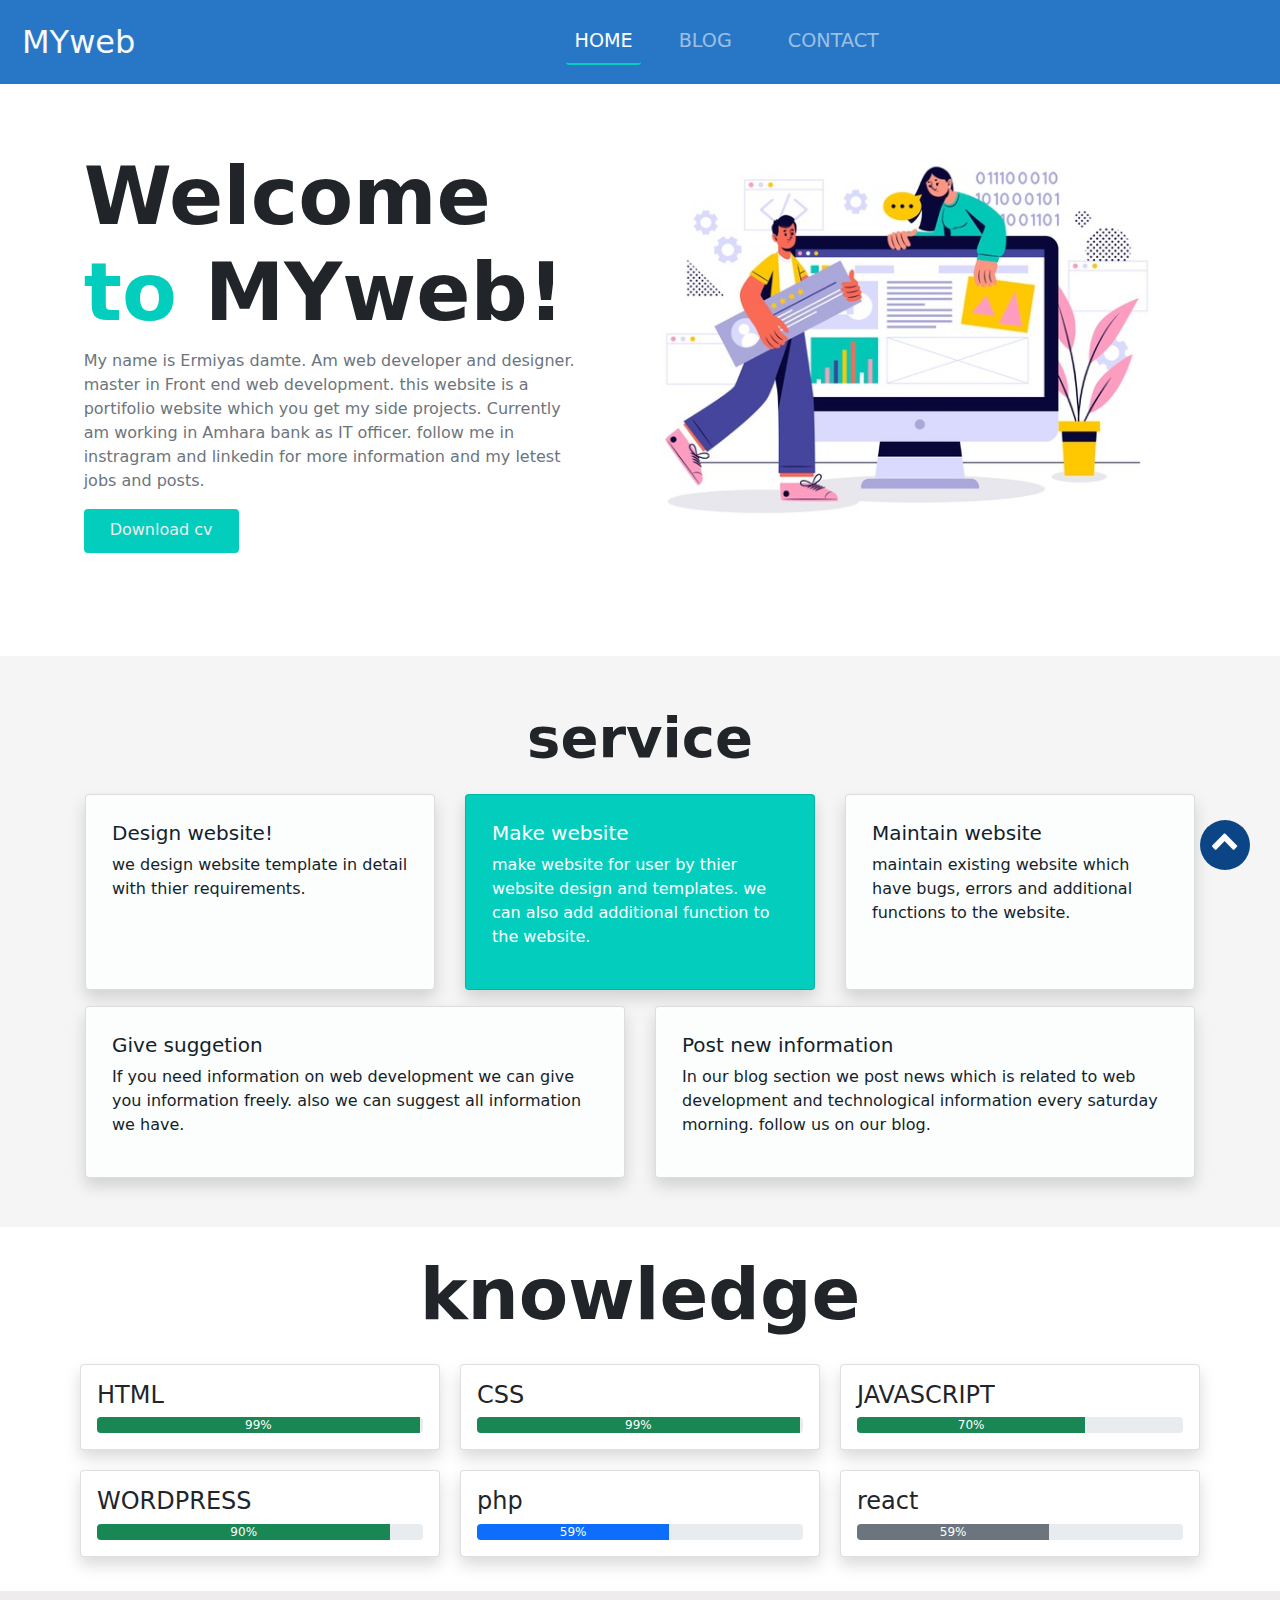
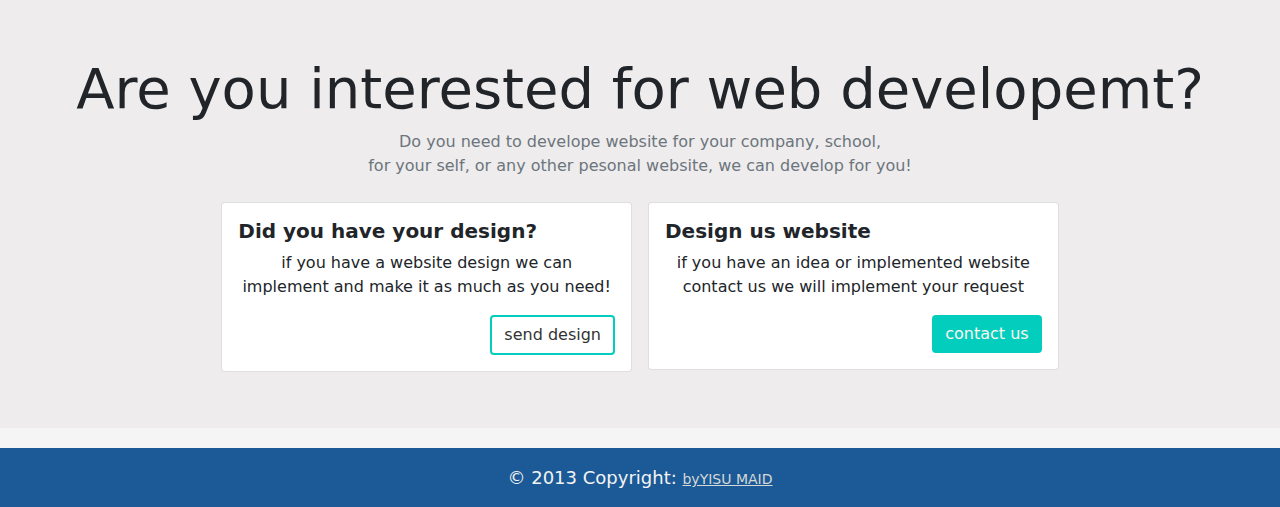
<file: index.html>
<!DOCTYPE html>
<html lang="en">

<head>
    <meta charset="UTF-8">
    <meta name="viewport" content="width=device-width, initial-scale=1.0">
    <meta name="description" content="website development site ">
    <meta name="author" content="ermiyas damte haile">
    <meta name="keywords" content="ethio website, website development, amharic website ">
    <meta name="mobile-web-app-capable" content="yes">
    <meta name="apple-mobile-web-app-capable" content="yes">
    <meta name="theme-color" content="rgb(0, 216, 198)">
    <title>MYweb-Platform</title>
    <link rel="stylesheet" href="assets/css/bootstrap.min.css">
    <link rel="stylesheet" href="assets/css/font-awesome.css">
    <link rel="stylesheet" href="assets/css/animate.css">
    <link rel="shortcut icon" href="assets/img/loaders/Publication1.png" type="image/x-icon">
    <link href="fonts/glyphicons-halflings-regular.svg">
    <link href="assets/fonts/fontawesome-webfont.svg">
    <link rel="stylesheet" href="assets/css/style.css">
    <script src="assets/js/jquery.min.js"></script>
    <script src="assets/js/bootstrap.min.js"></script>

</head>

<body>
    <!-- <div id="preloader">
        <img class="preloader" src="assets/img/loaders/heart-loading2.gif" alt="">
    </div> -->
    <!-- beging of navigation bar -->
    <nav class="navbar navbar-expand-lg navbar-dark static-top bg-lightt">
        <div class="container-fluid">
            <a class="navbar-brand text-light" href="#">MYweb</a>
            <button class="navbar-toggler" type="button" data-bs-toggle="collapse" data-bs-target="#myselect" aria-controls="navbarSupportedContent" aria-expanded="false" aria-label="Toggle navigation">
          <span class="navbar-toggler-icon"></span>
        </button>
            <div class="collapse navbar-collapse" id="myselect">
                <ul class="navbar-nav m-auto navbar-menu">
                    <li class="nav-item">
                        <a class="nav-link active" aria-current="page" href="index.html">Home</a>
                    </li>
                    <!-- <li class="nav-item">
                        <a class="nav-link" href="service.html">service</a>
                    </li>
                    <li class="nav-item">
                        <a href="download.html" class="nav-link"> download</a>
                    </li> -->
                    <!-- <li class="nav-item">
                        <a href="portifolio.html" class="nav-link"> portifolio</a>
                    </li> -->
                    <li class="nav-item">
                        <a href="blog.html" class="nav-link"> blog</a>
                    </li>
                    <li class="nav-item">
                        <a href="contact.html" class="nav-link"> contact</a>
                    </li>
                </ul>
            </div>
        </div>
    </nav>
    <!--  end of navbar  -->

    <!-- beeging of home -->
    <section class="homesection  mb-5">
        <div class="container-fluid justify-content-center">
            <div class="row justify-content-center">
                <div class="col-md-5 colhome">
                    <h1 class="home-welcome display-1">
                        Welcome  <span>to </span>MYweb!
                    </h1>
                    <p class="text-muted">My name is Ermiyas damte. Am web developer and designer. master in Front end web development. this website is a portifolio website which you get my side projects. Currently am working in Amhara bank as IT officer. follow me in instragram and linkedin for more information and my letest jobs and posts. </p>
                    <a href="assets/video/Ermiyas Damte.pdf" class="btn btn-block  active mb-5 pt-2 animated zoomIn" role="button" aria-pressed="true"  download="">Download cv</a> <br>
                </div>
                <div class="col-md-6">
                    <img src="assets/img/people-creating-a-website.jpg" class="img-fluid" alt="" srcset="">
                </div>
            </div>

        </div>

    </section>
    <!-- end of home -->
    <!-- begging of home list -->
    <div class="container mt-2 pb-5" id="homesection1">
        <h1 class="text-center fw-bolder">service</h1>
        <div class="row">
            <div class="col-md-4 p-2">
                <div class="card h-100 animated bounceInDown">
                    <div class="card-body">
                        <h5 class="card-title animated zoomInLeft">Design website!</h5>
                        <p class="card-text">we design website template in detail with thier requirements.</p>
                    </div>
                </div>
            </div>
            <div class="col-md-4 p-2  ">
                <div class="card h-100 animated bounceInUp" id="secondlist">
                    <div class="card-body">
                        <h5 class="card-title animated zoomInDown">Make website</h5>
                        <p class="card-text">make website for user by thier website design and templates. we can also add additional function to the website.</p>
                    </div>
                </div>
            </div>
            <div class="col-md-4 p-2">
                <div class="card h-100 animated bounceIn">
                    <div class="card-body">
                        <h5 class="card-title">Maintain website</h5>
                        <p class="card-text">maintain existing website which have bugs, errors and additional functions to the website.</p>
                    </div>
                </div>
            </div>
            <div class="col-md-6 p-2">
                <div class="card h-100 animated bounceInLeft">
                    <div class="card-body">
                        <h5 class="card-title">Give suggetion</h5>
                        <p class="card-text">If you need information on web development we can give you information freely. also we can suggest all information we have.</p>
                    </div>
                </div>
            </div>
            <div class="col-md-6 p-2">
                <div class="card h-100 animated bounceInRight">
                    <div class="card-body">
                        <h5 class="card-title">Post new information</h5>
                        <p class="card-text">In our blog section we post news which is related to web development and technological information every saturday morning. follow us on our blog. </p>
                    </div>
                </div>
            </div>
        </div>
    </div>
    <!-- end of first home section -->
    <div class="container-fluid pb-4 pt-4" id="knowledge">
       <p class="display-2 text-center fw-bolder">
        knowledge
       </p>
       <div class="container">
         <div class="row"  id="knowldege-cards">
        <div class="col-md-4">
            <div class="card shadow text-start">
              <div class="card-body">
                <h4 class="card-title">HTML</h4>
                <div class="progress">
                    <div class="progress-bar bg-success" role="progressbar" style="width: 99%;"
                        aria-valuenow="99" aria-valuemin="99" aria-valuemax="100">99%</div>
                </div>
              </div>
            </div>
        </div>
        <div class="col-md-4">
            <div class="card shadow text-start">
              <div class="card-body">
                <h4 class="card-title">CSS</h4>
                <div class="progress">
                    <div class="progress-bar bg-success" role="progressbar" style="width: 99%;"
                        aria-valuenow="99" aria-valuemin="99" aria-valuemax="100">99%</div>
                </div>
              </div>
            </div>
        </div>
        <div class="col-md-4">
            <div class="card shadow text-start">
              <div class="card-body">
                <h4 class="card-title">JAVASCRIPT</h4>
                <div class="progress">
                    <div class="progress-bar bg-success" role="progressbar" style="width: 70%;"
                        aria-valuenow="99" aria-valuemin="99" aria-valuemax="100">70%</div>
                </div>
              </div>
            </div>
        </div>
        <div class="col-md-4">
            <div class="card shadow text-start">
              <div class="card-body">
                <h4 class="card-title">WORDPRESS</h4>
                <div class="progress">
                    <div class="progress-bar bg-success" role="progressbar" style="width: 90%;"
                        aria-valuenow="99" aria-valuemin="99" aria-valuemax="100">90%</div>
                </div>
              </div>
            </div>
        </div>
        <div class="col-md-4">
            <div class="card shadow text-start">
              <div class="card-body">
                <h4 class="card-title">php</h4>
                <div class="progress">
                    <div class="progress-bar bg-primary" role="progressbar" style="width: 59%;"
                        aria-valuenow="99" aria-valuemin="59" aria-valuemax="100">59%</div>
                </div>
              </div>
            </div>
        </div>
        <div class="col-md-4">
            <div class="card shadow text-start">
              <div class="card-body">
                <h4 class="card-title">react</h4>
                <div class="progress">
                    <div class="progress-bar bg-secondary" role="progressbar" style="width: 59%;"
                        aria-valuenow="99" aria-valuemin="99" aria-valuemax="100">59%</div>
                </div>
              </div>
            </div>
        </div>
       </div>
       </div>
      
    </div>
    <!-- end of second home section  -->

    <div class="container-fluid interest pb-5 pt-3 ">
        <div class="row">
            <div class="col">
                <div class="display-4 text-center pt-5">
                    Are you interested for web developemt?
                </div>
                <p class="text-muted pt-2">Do you need to develope website for your company, school, <br>for your self, or any other pesonal website, we can develop for you!</p>
            </div>
        </div>
        <div class="row ">
            <div class="col-md-2 ">

            </div>
            <div class="col-md-4 p-2 ">
                <div class="card ">
                    <div class="card-body ">
                        <h5 class="card-title fw-bolder">Did you have your design?</h5>
                        <p class="card-text ">if you have a website design we can implement and make it as much as you need!</p>
                        <a href="contact.html " class="btn btn-senddesign active " role="button " aria-pressed="true "data-bs-toggle="modal" data-bs-target="#designsend">send design</a>

                    </div>
                </div>
            </div>
            <div class="col-md-4 p-2 ">
                <div class="card ">
                    <div class="card-body ">
                        <h5 class="card-title fw-bolder">Design us website</h5>
                        <p class="card-text ">if you have an idea or implemented website contact us we will implement your request</p>
                        <a href="contact.html " class="btn btn-reqiest active " role="button " aria-pressed="true ">contact us</a>
                    </div>
                </div>
            </div>
        </div>
        <!-- Footer -->
    </div>

    <footer class="page-footer font-small indigo ">
        <div class="footer-copyright text-center py-3 ">© 2013 Copyright:
            <a href=" "> byYISU MAID</a>
        </div>
        <!-- Copyright -->

    </footer>
    <!-- Footer -->

    <!-- back to top -->
    <a href="#" class="back-to-top">
        <i class="fa fa-chevron-up"></i></a>
        <!-- modal for design received from the customer. -->
        <!-- Modal -->
        <div class="modal fade" id="designsend" tabindex="-1" role="dialog" aria-labelledby="modelTitleId" aria-hidden="true">
            <div class="modal-dialog" role="document">
                <div class="modal-content">
                    <div class="modal-header">
                        <h5 class="modal-title">send your design </h5>
                            <button type="button" class="btn-close" data-bs-dismiss="modal" aria-label="Close"></button>
                    </div>
                    <div class="modal-body">
                        <form action="" method="post">
                            <div class="alert alert-danger" role="alert">
                              <h4 class="alert-heading">attention!</h4>
                              <p>pls upload your design in image format or place it in one folder and compress.</p>
                              <hr>
                            </div>
                            <label for="file"></label>
                            <input type="file" name="file" id="file" class="form-control">
                            <div class="modal-footer">
                     <button type="reset" class="btn btn-secondary p-2 m-2" data-bs-dismiss="modal">Close</button>
                            <button type="button" class="btn btn-primary p-2 m-2">Save</button>
                            </div>
                        </form>
                    </div>
                   
                </div>
            </div>
        </div>
        
</body>

</html>
</file>
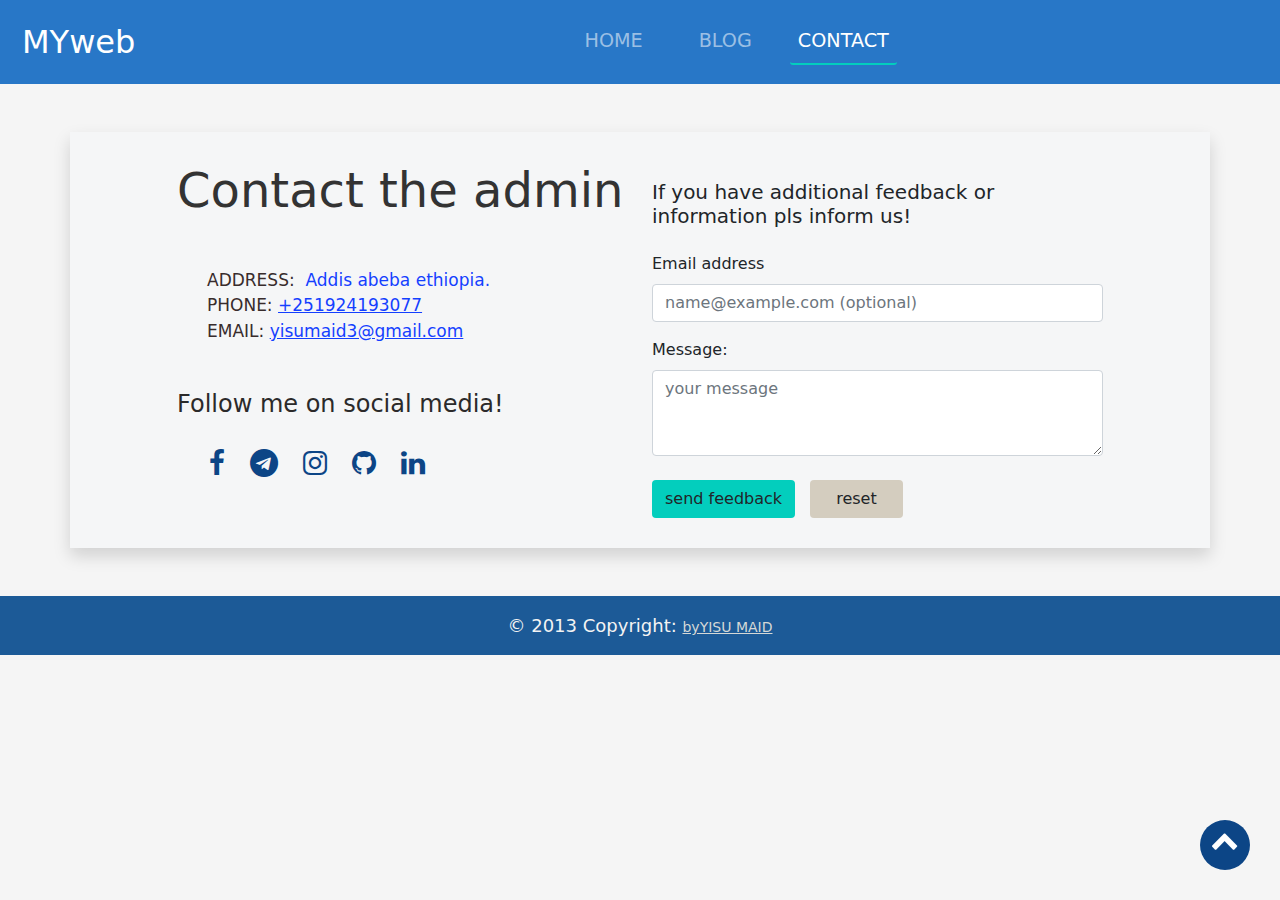
<file: contact.html>
<!DOCTYPE html>
<html lang="en">

<head>
    <meta charset="UTF-8">
    <meta name="viewport" content="width=device-width, initial-scale=1.0">
    <meta name="description" content="website development site ">
    <meta name="author" content="ermiyas damte haile">
    <meta name="keywords" content="ethio website, website development, amharic website ">
    <meta name="mobile-web-app-capable" content="yes">
    <meta name="apple-mobile-web-app-capable" content="yes">
    <meta name="theme-color" content="rgb(0, 216, 198)">
    <title>MYweb-Contact</title>
    <link rel="stylesheet" href="assets/css/bootstrap.min.css">
    <link rel="stylesheet" href="assets/css/font-awesome.css">
    <link rel="shortcut icon" href="assets/img/loaders/Publication1.png" type="image/x-icon">
    <link href="fonts/glyphicons-halflings-regular.svg">
    <link href="assets/fonts/fontawesome-webfont.svg">
    <link rel="stylesheet" href="assets/css/style.css">
    <script src="assets/js/jquery.min.js"></script>
    <script src="assets/js/bootstrap.min.js"></script>

</head>

<body class="servicebg">
    <!-- beging of navigation bar -->
    <nav class="navbar navbar-expand-lg navbar-dark static-top bg-lightt">
        <div class="container-fluid">
            <a class="navbar-brand" href="#">MYweb</a>
            <button class="navbar-toggler" type="button" data-bs-toggle="collapse" data-bs-target="#myselect" aria-controls="navbarSupportedContent" aria-expanded="false" aria-label="Toggle navigation">
          <span class="navbar-toggler-icon"></span>
        </button>
        <div class="collapse navbar-collapse" id="myselect">
            <ul class="navbar-nav m-auto navbar-menu">
                <li class="nav-item">
                    <a class="nav-link " aria-current="page" href="index.html">Home</a>
                </li>
                <!-- <li class="nav-item">
                    <a class="nav-link" href="service.html">service</a>
                </li>
                <li class="nav-item">
                    <a href="download.html" class="nav-link"> download</a>
                </li> -->
                <!-- <li class="nav-item">
                    <a href="portifolio.html" class="nav-link"> portifolio</a>
                </li> -->
                <li class="nav-item">
                    <a href="blog.html" class="nav-link"> blog</a>
                </li>
                <li class="nav-item">
                    <a href="contact.html " class="nav-link active"> contact</a>
                </li>
            </ul>
        </div>
        </div>
    </nav>
    <!--  end of navbar  -->

    <div class="container justify-content-center">
        <div class="row justify-content-center contact shadow mt-5">
            <div class="col-md-5">
                <h1 class="contactme">Contact the admin</h1>
                <article class="article mt-5">
                    <address class="address">
                        <label for="addres">address:</label>
                        <span class="text-black"> <i class="fa fa-location"></i> Addis abeba ethiopia.</span> <br>
                        <label for="phone">Phone: </label>
                        <a href="tel:+251924193077">+251924193077</a> <br>
                        <label for="email">Email:</label>
                        <a href="mailto:yisumaid3@gmail.com">yisumaid3@gmail.com</a> <br>
                    </address>
                </article>
                <div class="socialmedia">
                    <h1 class="h4 justify-content-center ">Follow me on social media!</h1>
                    <ul class="social-media pt-3">
                        <li class="social-medial-list">
                            <a href="https://www.facebook.com/abi.damte.3/"><i class="fa fa-facebook"></i></a>
                        </li>
                        <li class="social-medial-list">
                            <a href="https:www.telegram.com/@yisumaid"><i class="fa fa-telegram"></i></a>
                        </li>
                        <li class="social-medial-list">
                            <a href="https://www.instagram.com/yisumaid/"><i class="fa fa-instagram"></i></a>
                        </li>
                        <li class="social-medial-list">
                            <a href="https://github.com/Yiskah27"><i class="fa fa-github"></i></a>
                        </li>
                        <li class="social-medial-list">
                            <a href="https://www.linkedin.com/in/ermiyas-damte-885671200/"><i class="fa fa-linkedin"></i></a>
                        </li>
                    </ul>
                </div>
            </div>
            <div class="col-md-5">
                <form action="post" class="mt-5">
                    <label for="another" class="h5 mb-4">If you have additional feedback or information pls inform us!</label>
                    <div class="mb-3">
                        <label for="exampleFormControlInput1" class="form-label">Email address</label>
                        <input type="email" class="form-control" id="exampleFormControlInput1" placeholder="name@example.com (optional)">
                    </div>
                    <div class="mb-4">
                        <label for="exampleFormControlTextarea1" class="form-label">Message:</label>
                        <textarea class="form-control" id="exampleFormControlTextarea1" rows="3" placeholder="your message" required></textarea>
                    </div>
                    <div class="mt-4">
                        <button type="submit" class="btn btn-send">send feedback</button>
                        <button type="reset" class="btn btn-reset">reset</button>
                    </div>
                </form>

            </div>
        </div>
    </div>

    <!-- Footer -->
    <footer class="page-footer font-small indigo mt-5">
        <div class="footer-copyright text-center py-3 mt-5">© 2013 Copyright:
            <a href=""> byYISU MAID</a>
        </div>
        <!-- Copyright -->

    </footer>
    <!-- Footer -->

    <a href="#" class="back-to-top">
        <i class="fa fa-chevron-up"></i></a>
</body>

</html>
</file>
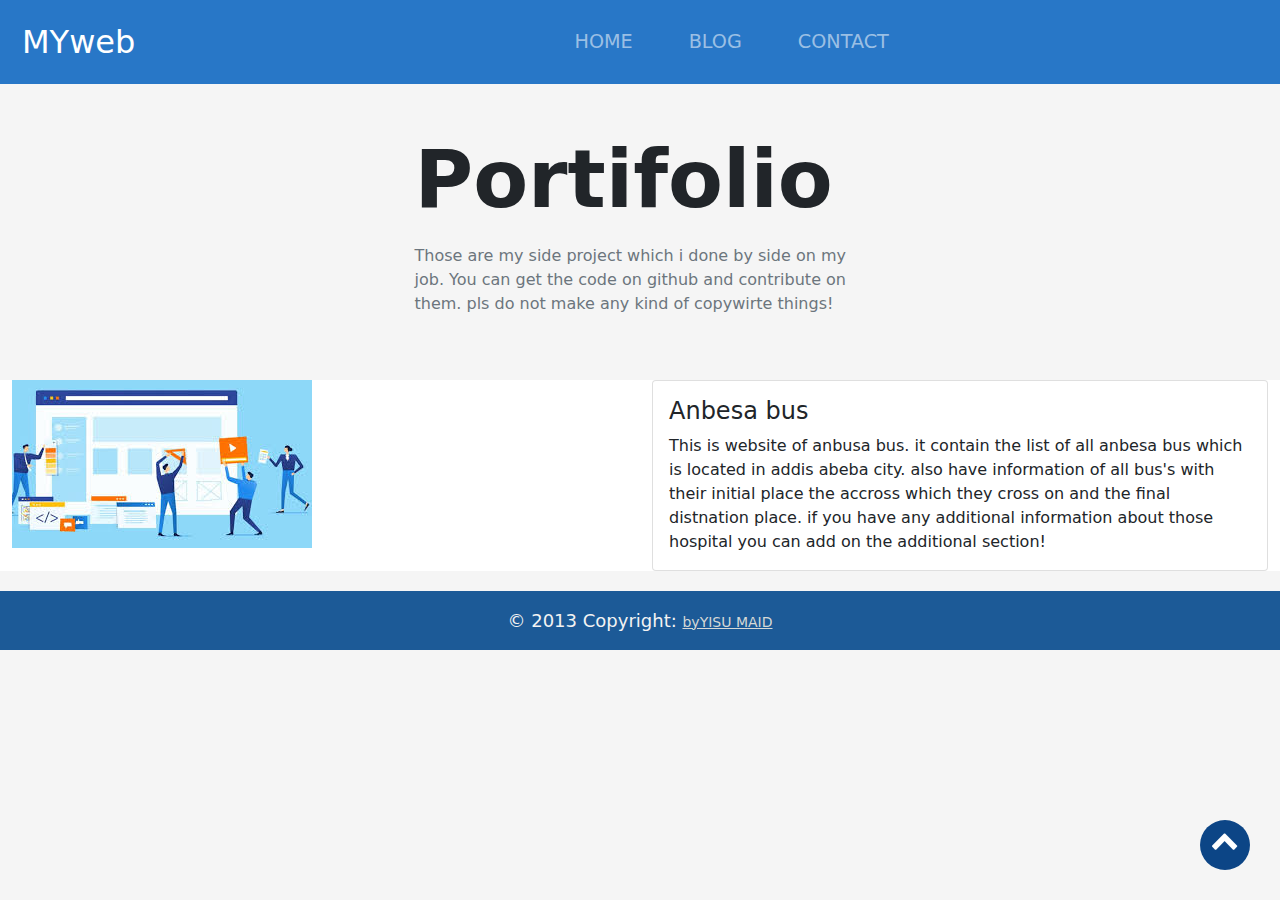
<file: portifolio.html>
<!DOCTYPE html>
<html lang="en">

<head>
    <meta charset="UTF-8">
    <meta name="viewport" content="width=device-width, initial-scale=1.0">
    <meta name="description" content="website development site ">
    <meta name="author" content="ermiyas damte haile">
    <meta name="keywords" content="ethio website, website development, amharic website ">
    <meta name="mobile-web-app-capable" content="yes">
    <meta name="apple-mobile-web-app-capable" content="yes">
    <meta name="theme-color" content="rgb(0, 216, 198)">
    <title>MYweb-download</title>
    <link rel="stylesheet" href="assets/css/bootstrap.min.css">
    <link rel="stylesheet" href="assets/css/font-awesome.css">
    <link rel="shortcut icon" href="assets/img/loaders/Publication1.png" type="image/x-icon">
    <link href="fonts/glyphicons-halflings-regular.svg">
    <link href="assets/fonts/fontawesome-webfont.svg">
    <link rel="stylesheet" href="assets/css/style.css">
    <script src="assets/js/jquery.min.js"></script>
    <script src="assets/js/bootstrap.min.js"></script>

</head>

<body class="">
    <!-- beging of navigation bar -->
    <nav class="navbar navbar-expand-lg navbar-dark static-top bg-lightt">
        <div class="container-fluid">
            <a class="navbar-brand" href="#">MYweb</a>
            <button class="navbar-toggler" type="button" data-bs-toggle="collapse" data-bs-target="#myselect" aria-controls="navbarSupportedContent" aria-expanded="false" aria-label="Toggle navigation">
          <span class="navbar-toggler-icon"></span>
        </button>
        <div class="collapse navbar-collapse" id="myselect">
            <ul class="navbar-nav m-auto navbar-menu">
                <li class="nav-item">
                    <a class="nav-link " aria-current="page" href="index.html">Home</a>
                </li>
                <!-- <li class="nav-item">
                    <a class="nav-link" href="service.html">service</a>
                </li>
                <li class="nav-item">
                    <a href="download.html" class="nav-link"> download</a>
                </li> -->
                <!-- <li class="nav-item">
                    <a href="portifolio.html" class="nav-link active"> portifolio</a>
                </li> -->
                <li class="nav-item">
                    <a href="blog.html" class="nav-link"> blog</a>
                </li>
                <li class="nav-item">
                    <a href="contact.html " class="nav-link "> contact</a>
                </li>
            </ul>
        </div>
        </div>
    </nav>
    <!--  end of navbar  -->

    <div class=" container portifilio mb-5">
        <div class="row">
            <div class="col-md-5 m-auto">
                <p class="display-1 pt-5 fw-bolder">Portifolio</p>
                <p class="text-muted">
                    Those are my side project which i done by side on my job. You can get the code on github and contribute on them. pls do not make any kind of copywirte things!
                </p>
            </div>
        </div>  
           </div>
        <div class="container-fluid mt-5" id="anbesa">
            <div class="row">
                <div class="col-md-6">
                    <img src="assets/img/download.jpeg" alt="" srcset="">
                </div>
                <div class="col-md-6">
                    <div class="card text-start">
                          <div class="card-body">
                        <h4 class="card-title">Anbesa bus</h4>
                        <p class="card-text">This is website of anbusa bus. it contain the list of all anbesa bus which is located in addis abeba city. also have information of all bus's with their initial place the accross which they cross on and the final distnation place. if you have any additional information about those hospital you can add on the additional section!</p>
                      </div>
                    </div>
                </div>
            </div>
        </div>
    <!-- Footer -->
    <footer class="page-footer font-small indigo">
        <div class="footer-copyright text-center py-3">© 2013 Copyright:
            <a href=""> byYISU MAID</a>
        </div>
        <!-- Copyright -->

    </footer>
    <!-- Footer -->

    <a href="#" class="back-to-top">
        <i class="fa fa-chevron-up"></i></a>
</body>

</html>
</file>
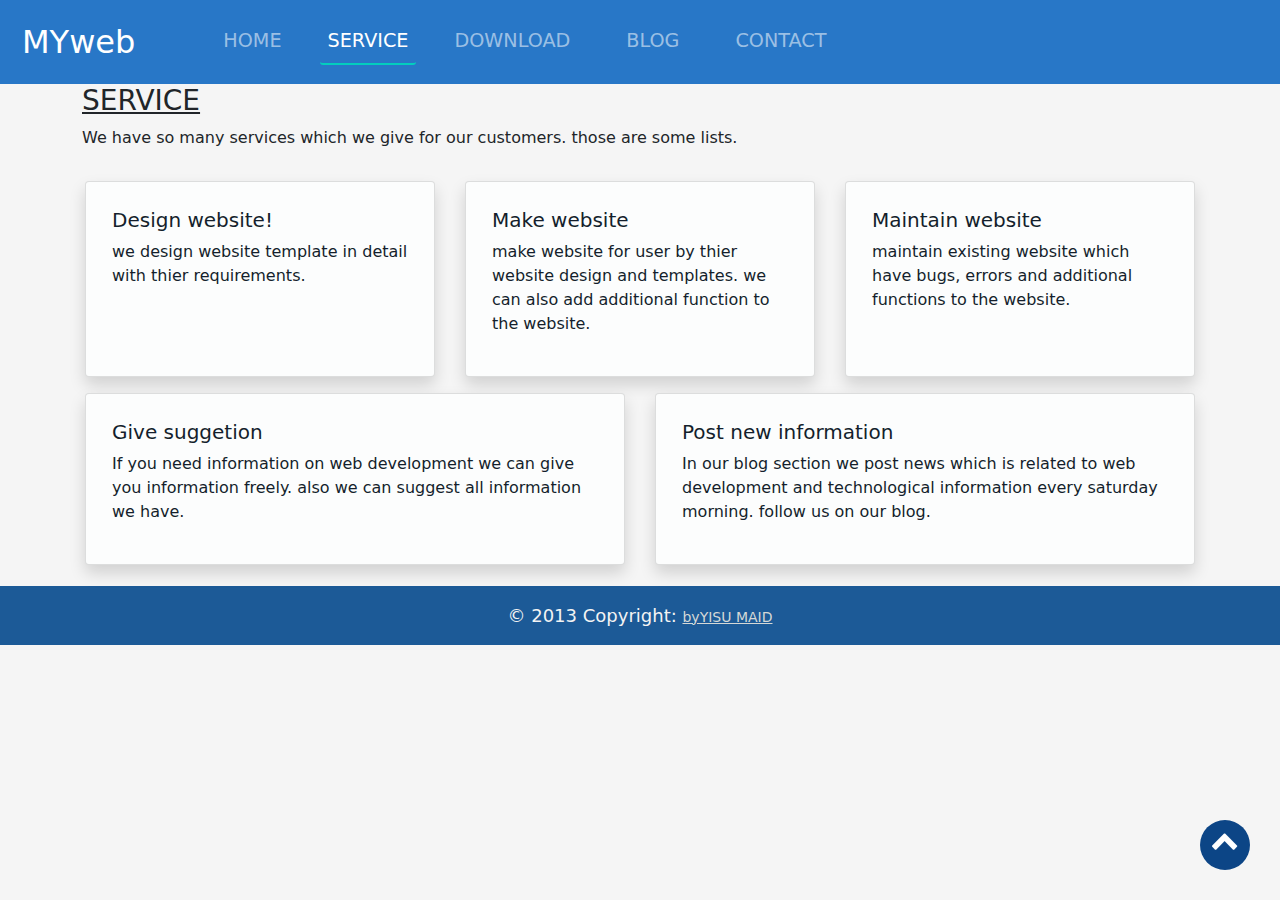
<file: service.html>
<!DOCTYPE html>
<html lang="en">

<head>
    <meta charset="UTF-8">
    <meta name="viewport" content="width=device-width, initial-scale=1.0">
    <meta name="description" content="website development site ">
    <meta name="author" content="ermiyas damte haile">
    <meta name="keywords" content="ethio website, website development, amharic website ">
    <meta name="mobile-web-app-capable" content="yes">
    <meta name="apple-mobile-web-app-capable" content="yes">
    <meta name="theme-color" content="rgb(0, 216, 198)">
    <title>MYweb-service</title>
    <link rel="stylesheet" href="assets/css/bootstrap.min.css">
    <link rel="stylesheet" href="assets/css/font-awesome.css">
    <link rel="stylesheet" href="assets/css/animate.min.css">
    <link rel="shortcut icon" href="assets/img/loaders/Publication1.png" type="image/x-icon">
    <link href="fonts/glyphicons-halflings-regular.svg">
    <link href="assets/fonts/glyphicons-halflings-regular.svg">
    <link rel="stylesheet" href="assets/css/style.css">
        <script src="assets/js/jquery.min.js"></script>
    <script src="assets/js/bootstrap.min.js"></script>

</head>

<body class="servicebg">
    <!-- beging of navigation bar -->
    <nav class="navbar navbar-expand-lg navbar-dark static-top bg-lightt">
        <div class="container-fluid">
            <a class="navbar-brand" href="#">MYweb</a>
            <button class="navbar-toggler" type="button" data-bs-toggle="collapse" data-bs-target="#myselect" aria-controls="navbarSupportedContent" aria-expanded="false" aria-label="Toggle navigation">
          <span class="navbar-toggler-icon"></span>
        </button>
            <div class="collapse navbar-collapse" id="myselect">
                <ul class="navbar-nav me-auto ml-3 navbar-menu ">
                    <li class="nav-item">
                        <a class="nav-link " href="index.html ">Home</a>
                    </li>
                    <li class="nav-item">
                        <a class="nav-link active" aria-current="page" href="service.html">service</a>
                    </li>
                    <li class="nav-item">
                        <a href="download.html" class="nav-link"> download</a>
                    </li>
                    <li class="nav-item">
                        <a href="blog.html" class="nav-link"> blog</a>
                    </li>
                    <li class="nav-item">
                        <a href="contact.html" class="nav-link"> contact</a>
                    </li>
                </ul>
                <!-- <form class="d-flex">
                    <input class="form-control me-2" type="search" placeholder="Search" aria-label="Search">
                    <button class="btn btn-outline-success" type="submit">Search</button>
                </form> -->
            </div>
        </div>
    </nav>
    <!--  end of navbar  -->


    <!-- begging of service -->

    <div class="container service">
        <h3 class="h3">
            <u class="u">service</u>
        </h3>
        <p class="p">We have so many services which we give for our customers. those are some lists. </p>
        <div class="row">
            <div class="col-md-4 p-2">
                <div class="card h-100 animated bounceInDown">
                    <div class="card-body">
                        <h5 class="card-title animated zoomInLeft">Design website!</h5>
                        <p class="card-text">we design website template in detail with thier requirements.</p>
                    </div>
                </div>
            </div>
            <div class="col-md-4 p-2  ">
                <div class="card h-100 animated bounceInUp">
                    <div class="card-body">
                        <h5 class="card-titleanimated zoomInDown">Make website</h5>
                        <p class="card-text">make website for user by thier website design and templates. we can also add additional function to the website.</p>
                    </div>
                </div>
            </div>
            <div class="col-md-4 p-2">
                <div class="card h-100 animated bounceIn">
                    <div class="card-body">
                        <h5 class="card-title">Maintain website</h5>
                        <p class="card-text">maintain existing website which have bugs, errors and additional functions to the website.</p>
                    </div>
                </div>
            </div>
            <div class="col-md-6 p-2">
                <div class="card h-100 animated bounceInLeft">
                    <div class="card-body">
                        <h5 class="card-title">Give suggetion</h5>
                        <p class="card-text">If you need information on web development we can give you information freely. also we can suggest all information we have.</p>
                    </div>
                </div>
            </div>
            <div class="col-md-6 p-2">
                <div class="card h-100 animated bounceInRight">
                    <div class="card-body">
                        <h5 class="card-title">Post new information</h5>
                        <p class="card-text">In our blog section we post news which is related to web development and technological information every saturday morning. follow us on our blog. </p>
                    </div>
                </div>
            </div>
        </div>
    </div>
    </div>
    <!-- Footer -->
    <footer class="page-footer font-small indigo">
        <div class="footer-copyright text-center py-3">© 2013 Copyright:
            <a href=""> byYISU MAID</a>
        </div>
        <!-- Copyright -->

    </footer>
    <!-- Footer -->

    <a href="#" class="back-to-top">
        <i class="fa fa-chevron-up"></i></a>
</body>

</html>
</file>
<file: assets/css/style.css>
* {
        margin: 0px;
        padding: 0px;
        box-sizing: border-box;
    }
    
    body {
        background-color: rgb(245, 245, 245);
    }
    
    .bg-lightt {
        background-color: rgb(40, 119, 199) !important;
    }
    
    .navbar-brand {
        margin-right: 50px;
        color: #fff;
        padding: 10px;
        font-size: 2rem;
    }
    
    .navbar-menu {
        text-align: center;
    }
    
    .navbar-menu li a {
        list-style-type: none;
        text-transform: uppercase;
        color: #fff;
        text-align: center;
        margin: 0px 20px;
        font-size: 1.2rem;
    }
    
    .navbar-menu li a:hover {
        text-transform: uppercase;
       border-bottom: 2px solid rgb(3, 206, 189);
        color: #fff;
    }
    
    .navbar-menu li a.active {
        border-bottom: 2px solid rgb(3, 206, 189);
        list-style-type: none;
        border-radius: 3px;
        text-transform: uppercase;
        color: lightskyblue;
        text-transform: uppercase;
        margin: 0px 10px;
    }
    /* footer */
    
    .indigo {
        font-size: 18px;
        color: rgb(243, 243, 243);
        margin-top: 20px;
        background-color: rgb(28, 90, 151);
    }
    
    .indigo a {
        font-size: 14px;
        color: rgb(213, 216, 214);
    }
    /* backtotop */
    
    .back-to-top
    {
        position: fixed;
        background: rgb(12, 69, 134);
        color: rgb(255, 255, 255);
        width: 50px;
        height: 50px;
        text-align: center;
        font-size: 28px;
        border-radius: 50%;
        right: 30px;
        bottom: 30px;
        transition: 0.9s;
        z-index: 1;
    }
    .back-to-top:hover {
        position: fixed;
        background: rgb(23, 129, 250);
        color: rgb(172, 172, 172);
        width: 50px;
        height: 50px;
        text-align: center;
        font-size: 28px;
        border-radius: 50%;
        right: 30px;
        bottom: 30px;
        transition: 0.9s;
        z-index: 1;
    }
    /* home setting */
    
    .homesection {
        padding: 55px 20px;
        background-color: #fff;
    }
    
    .colhome .home-welcome {
        margin-top: 10px;
        /* font-size: 3.3rem; */
        font-weight: bold;
    }
    .colhome .home-welcome > span {
        color: rgb(3, 206, 189);
    }
    
    .btn-block {
        background: rgb(3, 206, 189);
        padding: 10px 25px;
        color: rgb(238, 236, 236);
        margin-bottom: 10px;
    }
    .btn-block:hover {
        border: 2px solid rgb(3, 206, 189);
        background-color: transparent;
    }
    
    .h3 {
        font-weight: lighter;
        text-transform: uppercase;
    }
    
    .interest {
        background-color: rgb(238, 236, 236);
    }
    
    .interest .h3 {
        margin-top: 40px;
        text-align: center;
        border-bottom: 2px solid rgb(238, 236, 236);
    }
    
    .interest p {
        text-align: center;
    }
    
    /* design send form */

    .modal-header {
        background-color: rgb(3, 206, 189);
        text-align: center;
        
    }
    .btn-senddesign {
        float: right;
        text-align: center;
        border: 2px solid rgb(3, 206, 189);
        color: #333;        
    }
    
    .btn-reqiest {
        color: seashell;
        float: right;
        background-color: rgb(3, 206, 189);
    }
    /* service*/
  
    #homesection1 h1 {
        font-size: 3.5rem;
    }
    .h-100 {
        cursor: pointer;
        background-color: rgb(252, 253, 253);
        color: rgb(20, 31, 44);
        padding: 10px;
        margin: 7px;
        box-shadow:0 .5rem 1rem rgba(0,0,0,.15)
    }
    /* the card of service in second place */
     #secondlist{
        background-color: rgb(3, 206, 189);
        color: #fff;
    }
    #secondlist:hover{
        background-color: #fff;
        color: rgb(3, 206, 189);
    }
    .h-100:hover {
        cursor: pointer;
        background-color: rgb(3, 206, 189);
        color: #fff;
        padding: 10px;
        margin: 7px;
        box-shadow:0 .5rem 1rem rgba(0,0,0,.15);
    }

    /* third home page of main page */

    #knowledge {
        background-color: #fff;
    }

    #knowldege-cards .col-md-4 {
        padding: 10px;
    }
    .card-title {
        font-weight: lighter;
    }
    /* blog */
    
    .blogbody {
        background-color: transparent;
        border-radius: 5px;
    }
    
    .bg-blog {
        background-color: rgb(243, 243, 243);
    }
    
    .btn-blog {
        background-color: rgb(216, 225, 228);
    }
    
    .pager .card {
        border-radius: 5px;
        padding: 5px;
        cursor: pointer;
        background-color: rgb(238, 238, 238);
    }
    /* contact html */
    
    .contact {
        background-color: rgb(245, 246, 247);
        height: auto;
        padding-bottom:30px ;
    }
    
    .contactme {
        color: #333;
        padding-top: 30px;
        font-size: 3rem;
    }
    
    .article {
        margin-left: 30px;
        font-size: 17px;
    }
    
    .article a,
    span {
        color: rgb(20, 63, 255);
    }
    
    .article label {
        text-transform: uppercase;

    }
    
    .address {
        color: rgb(56, 44, 44);
    }
    
    .socialmedia .h4 {
        padding-top: 30px;
        color: rgb(43, 42, 42);
    }
    
    .social-media {
        display: flex;
        list-style-type: none;
    }
    
    .social-medial-list a {
        font-size: 28px;
        padding-right: 10px;
        color: rgb(12, 69, 134);
        margin: 0px 15px 0px 0px;
    }
    
    .social-medial-list a:hover {
        color: rgb(32, 81, 243);
        margin: 0px 15px 0px 0px;
    }
    
    .btn-send {
        background-color: rgb(3, 206, 189);
    }
    .btn-send:hover {
        border: 2px solid rgb(3, 206, 189);
        background-color: transparent;
    }
    
    .btn-reset {
        background-color: rgb(212, 205, 191);
        padding: 6px 25px;
        margin-left: 10px;
    }
    /* download html */
    
    .downloadpage {
        background-color: rgb(247, 243, 239);
        clip-path: polygon(0 0, 100% 0, 100% 83%, 0% 100%);
        padding-bottom: 20px;
    }
    
    .download p {
        border-left: 6px solid lightslategrey;
        padding: 10px;
        border-radius: 2px;
    }
    
    .cooming-soon {
        font-size: 4rem;
        margin-top: 20px;
        margin-right: 20px;
        margin-bottom: 10px;
    }
    
    .btn-playstore {
        margin: 20px;
        cursor: pointer;
        color: #fff;
        padding: 10px 25px;
        background-color: rgb(122, 201, 194);
    }
    
    .spinner-border {
        justify-content: center;
    }
    
    @media (max-width:270px) {
        .spinner-border {
            margin-left: 100px;
            justify-content: center;
        }
    }
    
    @media (max-width:3700px) {
        .spinner-border {
            margin-left: 120px;
            justify-content: center;
        }
    }
    
    @media (min-width:720px) {
        .spinner-border {
            margin-left: 300px;
            justify-content: center;
        }
    }
    /* portifolio */
    
    .portifilio {
        background-color: transparent;
    }
    
    .portfolioh1 {
        text-align: center;
        border-bottom: 2px solid rgb(66, 66, 66);
        padding: 10px;
    }
    #anbesa {
        background-color: #fff;
    }
</file>
